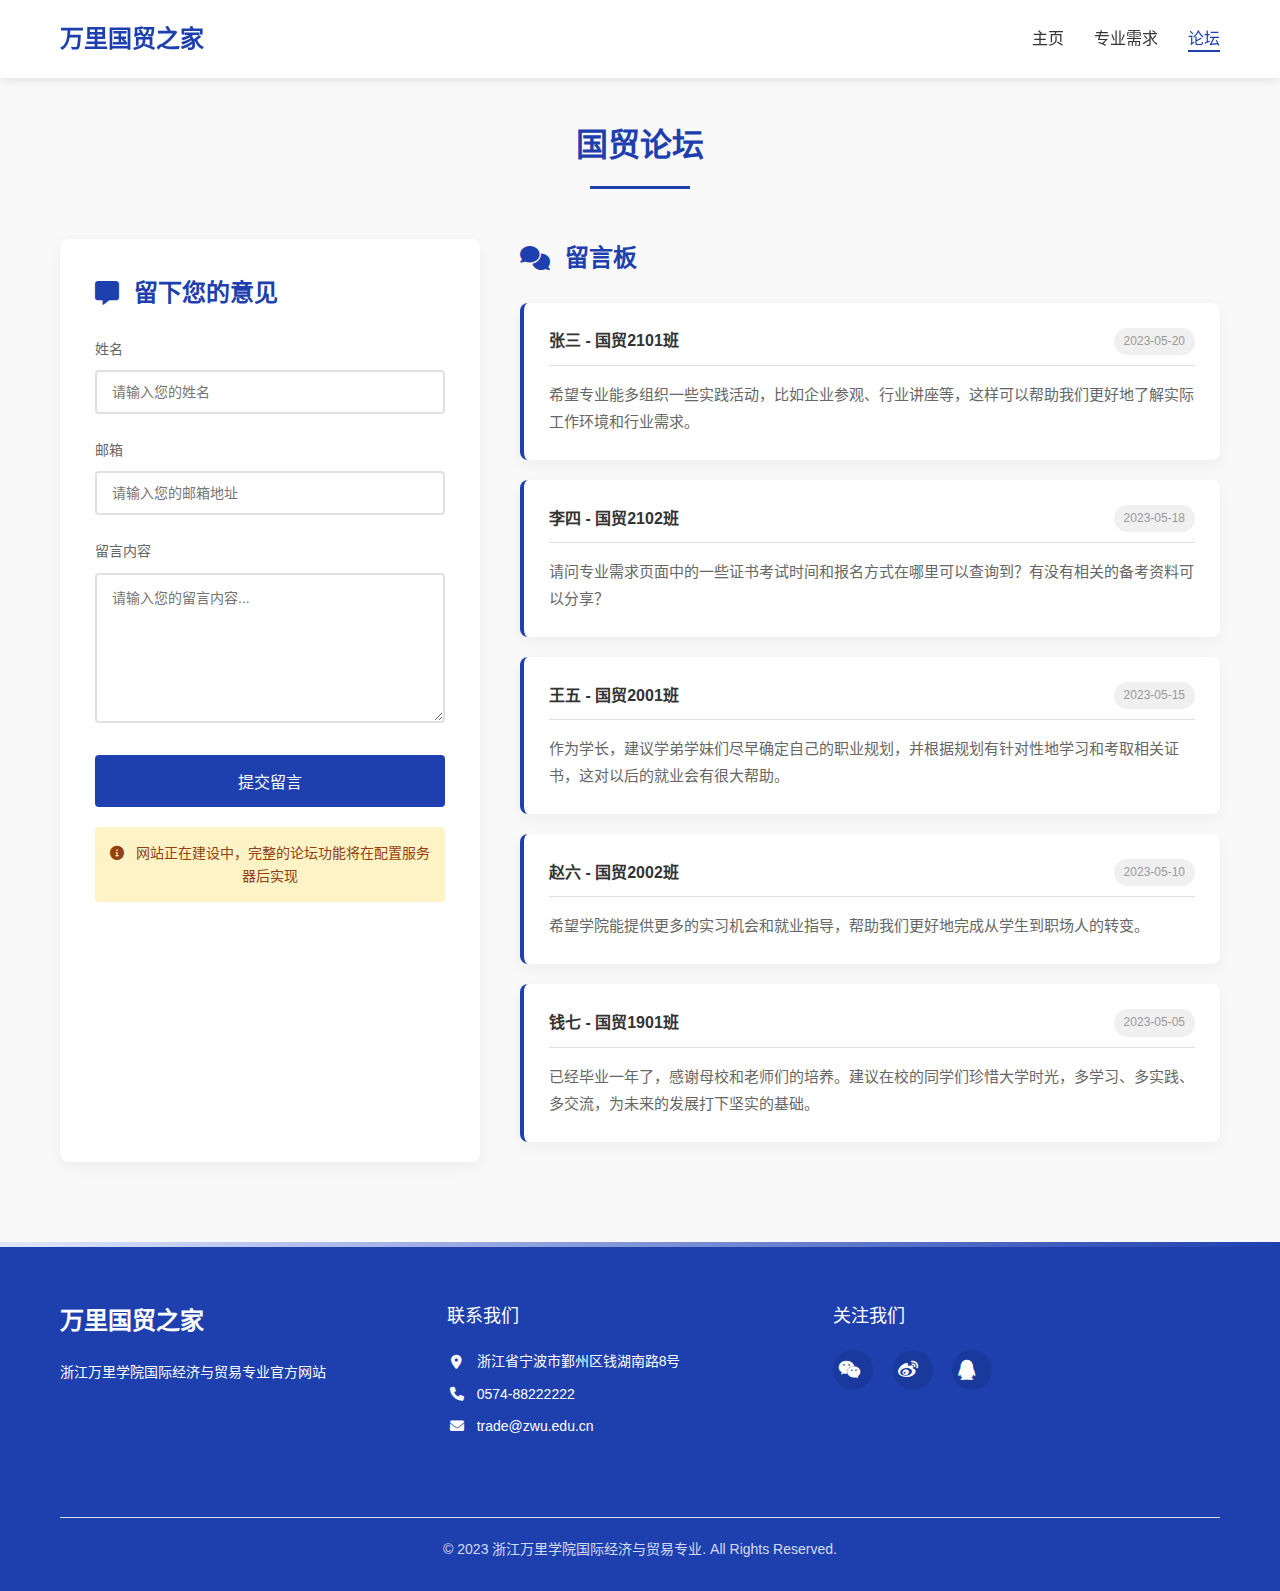
<file: forum.html>
<!DOCTYPE html>
<html lang="zh-CN">
<head>
    <meta charset="UTF-8">
    <meta name="viewport" content="width=device-width, initial-scale=1.0">
    <title>论坛 - 万里国贸之家</title>
    <link rel="stylesheet" href="css/style.css">
    <link rel="stylesheet" href="https://cdnjs.cloudflare.com/ajax/libs/font-awesome/6.0.0/css/all.min.css">
</head>
<body>
    <!-- 导航栏 -->
    <nav class="navbar">
        <div class="container">
            <div class="logo">
                <h1>万里国贸之家</h1>
            </div>
            <ul class="nav-links">
                <li><a href="index.html">主页</a></li>
                <li><a href="requirements.html">专业需求</a></li>
                <li><a href="forum.html" class="active">论坛</a></li>
            </ul>
            <div class="menu-toggle">
                <i class="fas fa-bars"></i>
            </div>
        </div>
    </nav>

    <!-- 论坛内容 -->
    <section class="forum-section">
        <div class="container">
            <div class="section-title">
                <h2>国贸论坛</h2>
                <div class="line"></div>
            </div>
            
            <div class="forum-content">
                <!-- 留言表单 -->
                <div class="forum-form">
                    <h3><i class="fas fa-comment-alt"></i> 留下您的意见</h3>
                    <form id="contact-form">
                        <div class="form-group">
                            <label for="name">姓名</label>
                            <input type="text" id="name" name="name" placeholder="请输入您的姓名">
                        </div>
                        <div class="form-group">
                            <label for="email">邮箱</label>
                            <input type="email" id="email" name="email" placeholder="请输入您的邮箱地址">
                        </div>
                        <div class="form-group">
                            <label for="message">留言内容</label>
                            <textarea id="message" name="message" placeholder="请输入您的留言内容..."></textarea>
                        </div>
                        <button type="submit" class="btn-submit">提交留言</button>
                        <div class="placeholder-notice">
                            <i class="fas fa-info-circle"></i> 网站正在建设中，完整的论坛功能将在配置服务器后实现
                        </div>
                    </form>
                </div>
                
                <!-- 留言展示 -->
                <div class="forum-messages">
                    <h3><i class="fas fa-comments"></i> 留言板</h3>
                    
                    <!-- 示例留言 -->
                    <div class="message-item">
                        <div class="message-header">
                            <span class="message-author">张三 - 国贸2101班</span>
                            <span class="message-date">2023-05-20</span>
                        </div>
                        <div class="message-content">
                            希望专业能多组织一些实践活动，比如企业参观、行业讲座等，这样可以帮助我们更好地了解实际工作环境和行业需求。
                        </div>
                    </div>
                    
                    <div class="message-item">
                        <div class="message-header">
                            <span class="message-author">李四 - 国贸2102班</span>
                            <span class="message-date">2023-05-18</span>
                        </div>
                        <div class="message-content">
                            请问专业需求页面中的一些证书考试时间和报名方式在哪里可以查询到？有没有相关的备考资料可以分享？
                        </div>
                    </div>
                    
                    <div class="message-item">
                        <div class="message-header">
                            <span class="message-author">王五 - 国贸2001班</span>
                            <span class="message-date">2023-05-15</span>
                        </div>
                        <div class="message-content">
                            作为学长，建议学弟学妹们尽早确定自己的职业规划，并根据规划有针对性地学习和考取相关证书，这对以后的就业会有很大帮助。
                        </div>
                    </div>
                    
                    <div class="message-item">
                        <div class="message-header">
                            <span class="message-author">赵六 - 国贸2002班</span>
                            <span class="message-date">2023-05-10</span>
                        </div>
                        <div class="message-content">
                            希望学院能提供更多的实习机会和就业指导，帮助我们更好地完成从学生到职场人的转变。
                        </div>
                    </div>
                    
                    <div class="message-item">
                        <div class="message-header">
                            <span class="message-author">钱七 - 国贸1901班</span>
                            <span class="message-date">2023-05-05</span>
                        </div>
                        <div class="message-content">
                            已经毕业一年了，感谢母校和老师们的培养。建议在校的同学们珍惜大学时光，多学习、多实践、多交流，为未来的发展打下坚实的基础。
                        </div>
                    </div>
                </div>
            </div>
        </div>
    </section>

    <!-- 页脚 -->
    <footer class="footer">
        <div class="container">
            <div class="footer-content">
                <div class="footer-info">
                    <h3>万里国贸之家</h3>
                    <p>浙江万里学院国际经济与贸易专业官方网站</p>
                </div>
                <div class="footer-contact">
                    <h4>联系我们</h4>
                    <p><i class="fas fa-map-marker-alt"></i> 浙江省宁波市鄞州区钱湖南路8号</p>
                    <p><i class="fas fa-phone"></i> 0574-88222222</p>
                    <p><i class="fas fa-envelope"></i> trade@zwu.edu.cn</p>
                </div>
                <div class="footer-social">
                    <h4>关注我们</h4>
                    <a href="#"><i class="fab fa-weixin"></i></a>
                    <a href="#"><i class="fab fa-weibo"></i></a>
                    <a href="#"><i class="fab fa-qq"></i></a>
                </div>
            </div>
            <div class="footer-bottom">
                <p>&copy; 2023 浙江万里学院国际经济与贸易专业. All Rights Reserved.</p>
            </div>
        </div>
    </footer>

    <script src="js/script.js"></script>
</body>
</html>
</file>
<file: css/style.css>
/* 万里国贸之家 - 完整CSS样式文件 */
/* 设计理念：保持统一的视觉风格，采用蓝色为主色调，体现专业性和国际化视野 */

/* ===== 全局样式重置与基础设置 ===== */

/* 统一小卡片样式 */
.unified-card { 
    background-color: var(--bg-primary);
    border-radius: var(--radius-md);
    box-shadow: var(--shadow-medium);
    padding: 20px;
    transition: var(--transition-base);
    border: 1px solid var(--border-color);
    display: flex;
    flex-direction: column;
    height: 100%;
}

.unified-card:hover {
    transform: translateY(-5px);
    box-shadow: var(--shadow-hover);
    border-color: var(--primary-color);
}

.unified-card h4 {
    font-size: 18px;
    color: var(--text-primary);
    margin-bottom: 15px;
    font-weight: 600;
    border-bottom: 2px solid var(--primary-light);
    padding-bottom: 10px;
}

.unified-card-grid {
    display: grid;
    grid-template-columns: repeat(auto-fill, minmax(280px, 1fr));
    gap: 20px;
    margin-top: 20px;
}

/* 核心课程横向网格布局 */
.courses-grid {
    display: flex;
    flex-wrap: nowrap;
    gap: 20px;
    overflow-x: auto;
    padding: 20px 0;
    scrollbar-width: thin;
    scrollbar-color: var(--primary-color) var(--bg-tertiary);
}

.courses-grid::-webkit-scrollbar {
    height: 6px;
}

.courses-grid::-webkit-scrollbar-track {
    background: var(--bg-tertiary);
    border-radius: 3px;
}

.courses-grid::-webkit-scrollbar-thumb {
    background: var(--primary-color);
    border-radius: 3px;
}

.courses-grid::-webkit-scrollbar-thumb:hover {
    background: var(--primary-dark);
}

/* 核心课程专用卡片样式 */
.course-category-card {
    min-width: 800px;
    background: linear-gradient(135deg, #f0f7ff 0%, #e0e7ff 100%);
    border-radius: 15px;
    padding: 25px;
    box-shadow: 0 8px 25px rgba(30, 64, 175, 0.1);
    border: 2px solid var(--primary-light);
    transition: all 0.4s ease;
    flex-shrink: 0;
}

.course-category-card:hover {
    transform: translateY(-8px);
    box-shadow: 0 15px 30px rgba(30, 64, 175, 0.2);
    border-color: var(--primary-color);
}

.course-category-card h4 {
    font-size: 22px;
    color: var(--primary-dark);
    margin-bottom: 20px;
    font-weight: 700;
    text-align: center;
    text-transform: uppercase;
    letter-spacing: 1px;
    background: var(--primary-light);
    padding: 12px 0;
    border-radius: 10px;
}

.course-items-container {
    display: flex;
    gap: 15px;
    flex-wrap: wrap;
    justify-content: center;
}

.course-item {
    background: white;
    border-radius: 12px;
    padding: 12px 20px;
    font-size: 15px;
    font-weight: 500;
    color: var(--primary-dark);
    box-shadow: 0 3px 10px rgba(0, 0, 0, 0.08);
    border-bottom: 3px solid var(--primary-color);
    transition: all 0.3s ease;
}

.course-item:hover {
    transform: scale(1.05);
    box-shadow: 0 5px 15px rgba(0, 0, 0, 0.12);
    border-bottom-color: var(--primary-light);
}

.info-card {
    background-color: var(--secondary-blue);
    border-radius: var(--radius-md);
    padding: 15px;
    margin-bottom: 10px;
    transition: var(--transition-base);
    border-left: 4px solid var(--primary-color);
}

/* 重要课程突出样式 */
.important-course {
    background-color: var(--secondary-amber);
    border-left: 4px solid #f59e0b;
    font-weight: 600;
    box-shadow: 0 2px 8px rgba(245, 158, 11, 0.2);
    position: relative;
}

.important-course::after {
    content: "重要课程";
    position: absolute;
    top: -8px;
    right: 10px;
    background-color: #f59e0b;
    color: white;
    font-size: 12px;
    padding: 2px 8px;
    border-radius: var(--radius-full);
    font-weight: normal;
}

.info-card:hover {
    transform: translateX(5px);
    box-shadow: var(--shadow-light);
}

.info-card a {
    color: var(--primary-color);
    text-decoration: none;
    font-weight: 500;
    display: block;
    width: 100%;
    height: 100%;
    transition: var(--transition-base);
}

.info-card a:hover {
    color: var(--primary-dark);
    text-decoration: underline;
}
* {
    margin: 0;
    padding: 0;
    box-sizing: border-box;
}

:root {
    /* 主色调 */
    --primary-color: #1e40af;
    --primary-dark: #1e3a8a;
    --primary-light: #e0e7ff;
    
    /* 辅助色 */
    --secondary-blue: #dbeafe;
    --secondary-amber: #fef3c7;
    --secondary-green: #dcfce7;
    --secondary-purple: #ede9fe;
    --secondary-orange: #fed7aa;
    --secondary-red: #fecaca;
    
    /* 文本颜色 */
    --text-primary: #333;
    --text-secondary: #666;
    --text-muted: #999;
    --text-light: #fff;
    
    /* 背景颜色 */
    --bg-primary: #fff;
    --bg-secondary: #f9f9f9;
    --bg-tertiary: #f0f0f0;
    
    /* 边框颜色 */
    --border-color: #e0e0e0;
    
    /* 阴影效果 */
    --shadow-light: 0 2px 10px rgba(0, 0, 0, 0.1);
    --shadow-medium: 0 5px 15px rgba(0, 0, 0, 0.05);
    --shadow-hover: 0 10px 25px rgba(0, 0, 0, 0.1);
    
    /* 过渡动画 */
    --transition-base: all 0.3s ease;
    
    /* 圆角 */
    --radius-sm: 4px;
    --radius-md: 8px;
    --radius-lg: 10px;
    --radius-full: 9999px;
}

body {
    font-family: 'Microsoft YaHei', 'PingFang SC', 'Hiragino Sans GB', sans-serif;
    line-height: 1.6;
    color: var(--text-primary);
    background-color: var(--bg-secondary);
    overflow-x: hidden;
}

/* ===== 通用组件样式 ===== */
/* 容器样式 */
.container {
    width: 100%;
    max-width: 1200px;
    margin: 0 auto;
    padding: 0 20px;
}

/* 通用区块标题样式 */
.section-title {
    text-align: center;
    margin-bottom: 50px;
    position: relative;
}

.section-title h2 {
    font-size: 32px;
    color: var(--primary-color);
    margin-bottom: 15px;
    position: relative;
    display: inline-block;
}

.section-title .line {
    width: 100px;
    height: 3px;
    background-color: var(--primary-color);
    margin: 0 auto;
    transition: width var(--transition-base);
}

.section-title:hover .line {
    width: 150px;
}

/* 按钮样式 */
.btn {
    display: inline-block;
    padding: 12px 24px;
    border: none;
    border-radius: var(--radius-sm);
    font-size: 16px;
    font-weight: 500;
    text-align: center;
    text-decoration: none;
    cursor: pointer;
    transition: var(--transition-base);
    outline: none;
}

.btn-primary {
    background-color: var(--primary-color);
    color: var(--text-light);
}

.btn-primary:hover {
    background-color: var(--primary-dark);
    transform: translateY(-2px);
    box-shadow: var(--shadow-medium);
}

/* 卡片通用样式 */
.card {
    background-color: var(--bg-primary);
    border-radius: var(--radius-md);
    box-shadow: var(--shadow-medium);
    transition: var(--transition-base);
    overflow: hidden;
}

.card:hover {
    transform: translateY(-5px);
    box-shadow: var(--shadow-hover);
}

/* ===== 导航栏样式 ===== */
.navbar {
    background-color: var(--bg-primary);
    box-shadow: var(--shadow-light);
    position: fixed;
    top: 0;
    left: 0;
    right: 0;
    z-index: 1000;
    transition: var(--transition-base);
}

.navbar .container {
    display: flex;
    justify-content: space-between;
    align-items: center;
    padding: 20px;
}

.logo h1 {
    font-size: 24px;
    color: var(--primary-color);
    font-weight: 600;
    margin: 0;
}

.nav-links {
    display: flex;
    list-style: none;
}

.nav-links li {
    margin-left: 30px;
}

.nav-links a {
    text-decoration: none;
    color: var(--text-primary);
    font-size: 16px;
    font-weight: 500;
    transition: var(--transition-base);
    position: relative;
    padding: 5px 0;
}

.nav-links a:hover,
.nav-links a.active {
    color: var(--primary-color);
}

.nav-links a.active::after,
.nav-links a:hover::after {
    content: '';
    position: absolute;
    bottom: 0;
    left: 0;
    width: 100%;
    height: 2px;
    background-color: var(--primary-color);
}

.menu-toggle {
    display: none;
    font-size: 24px;
    cursor: pointer;
    color: var(--primary-color);
    background: none;
    border: none;
    outline: none;
}

/* ===== Banner区域样式 ===== */
.banner {
    background: url('../images/主页背景.jpg');
    background-size: cover;
    background-position: center;
    background-attachment: fixed;
    height: 100vh;
    display: flex;
    align-items: center;
    justify-content: center;
    color: var(--text-light);
    text-align: center;
    margin-top: 70px;
    position: relative;
    overflow: hidden;
}

.banner::before {
    content: '';
    position: absolute;
    top: 0;
    left: 0;
    width: 100%;
    height: 100%;
    background-color: rgba(0, 0, 0, 0.3);
    z-index: 1;
}

/* Banner文字已隐藏，如需显示可修改以下样式 */
.banner-content {
    display: none;
    position: relative;
    z-index: 2;
    max-width: 800px;
    padding: 20px;
    animation: fadeInUp 1s ease-out;
}

/* ===== 微信二维码弹窗样式 ===== */
.qr-code-modal {
    display: none;
    position: fixed;
    top: 0;
    left: 0;
    width: 100%;
    height: 100%;
    background-color: rgba(0, 0, 0, 0.7);
    z-index: 2000;
    justify-content: center;
    align-items: center;
    animation: fadeIn 0.3s ease-out;
}

.qr-code-content {
    background-color: var(--bg-primary);
    padding: 30px;
    border-radius: var(--radius-lg);
    text-align: center;
    position: relative;
    animation: slideInUp 0.4s ease-out;
    max-width: 90%;
    width: 350px;
}

.close-qr {
    position: absolute;
    top: 10px;
    right: 10px;
    font-size: 24px;
    cursor: pointer;
    color: var(--text-secondary);
    transition: var(--transition-base);
    width: 30px;
    height: 30px;
    display: flex;
    align-items: center;
    justify-content: center;
    border-radius: 50%;
}

.close-qr:hover {
    background-color: var(--bg-tertiary);
    color: var(--text-primary);
}

.qr-code-image {
    max-width: 100%;
    height: auto;
    border-radius: var(--radius-md);
    box-shadow: var(--shadow-light);
}

/* ===== 页脚样式 ===== */
.footer {
    background-color: var(--primary-color);
    color: var(--text-light);
    padding: 60px 0 30px;
    position: relative;
    overflow: hidden;
}

.footer::before {
    content: '';
    position: absolute;
    top: 0;
    left: 0;
    width: 100%;
    height: 5px;
    background: linear-gradient(90deg, var(--primary-light), var(--primary-color));
}

.footer-content {
    display: flex;
    justify-content: space-between;
    flex-wrap: wrap;
    margin-bottom: 40px;
    position: relative;
    z-index: 2;
}

.footer-info,
.footer-contact,
.footer-social {
    flex: 1;
    min-width: 200px;
    margin-bottom: 30px;
}

.footer-info h3 {
    font-size: 24px;
    margin-bottom: 20px;
    font-weight: 600;
    color: var(--text-color);
}

.footer-info p {
    font-size: 14px;
    color: var(--text-color);
    line-height: 1.8;
}

.footer-contact h4,
.footer-social h4 {
    font-size: 18px;
    margin-bottom: 20px;
    font-weight: 500;
    color: var(--text-color);
}

.footer-contact p {
    font-size: 14px;
    margin-bottom: 10px;
    color: var(--text-color);
    display: flex;
    align-items: center;
}

.footer-contact i,
.footer-social i {
    margin-right: 10px;
    width: 20px;
    text-align: center;
}

.footer-social a {
    color: var(--text-color);
    font-size: 20px;
    margin-right: 15px;
    transition: var(--transition-base);
    display: inline-block;
    width: 40px;
    height: 40px;
    line-height: 40px;
    text-align: center;
    border-radius: 50%;
    background-color: rgba(0, 0, 0, 0.1);
}

.footer-social a:hover {
    background-color: rgba(0, 0, 0, 0.2);
    transform: translateY(-3px);
}

.footer-bottom {
    text-align: center;
    padding-top: 20px;
    border-top: 1px solid var(--border-color);
    position: relative;
    z-index: 2;
}

.footer-bottom p {
    font-size: 14px;
    color: var(--text-color);
    opacity: 0.8;
    margin: 0;
}

/* ===== 回到顶部按钮 ===== */
.back-to-top {
    position: fixed;
    bottom: 30px;
    right: 30px;
    width: 50px;
    height: 50px;
    border-radius: 50%;
    background-color: var(--primary-color);
    color: white;
    border: none;
    font-size: 20px;
    cursor: pointer;
    z-index: 999;
    box-shadow: var(--shadow-light);
    transition: var(--transition-base);
    display: flex;
    align-items: center;
    justify-content: center;
    opacity: 0;
    visibility: hidden;
}

.back-to-top.visible {
    opacity: 1;
    visibility: visible;
}

.back-to-top:hover {
    background-color: var(--primary-dark);
    transform: translateY(-3px);
    box-shadow: var(--shadow-medium);
}

/* ===== 主页特定样式 ===== */
/* 专业简介样式 */
.about-section {
    padding: 80px 0;
    background-color: var(--bg-primary);
    position: relative;
}

.about-content {
    display: flex;
    align-items: center;
    justify-content: space-between;
    flex-wrap: wrap;
}

.about-text {
    flex: 1;
    min-width: 300px;
    margin-right: 40px;
}

.about-text p {
    font-size: 16px;
    line-height: 1.8;
    margin-bottom: 20px;
    color: var(--text-secondary);
}

.about-image {
    flex: 1;
    min-width: 300px;
    position: relative;
}

.about-image img {
    width: 100%;
    height: auto;
    border-radius: var(--radius-md);
    box-shadow: var(--shadow-medium);
    transition: var(--transition-base);
}

.about-image:hover img {
    transform: scale(1.02);
}

.about-image::before {
    content: '';
    position: absolute;
    bottom: -15px;
    right: -15px;
    width: 100%;
    height: 100%;
    border-radius: var(--radius-md);
    background-color: var(--primary-light);
    z-index: -1;
}

/* 培养目标样式 */
.objectives-section {
    padding: 80px 0;
    background-color: var(--bg-secondary);
    position: relative;
}

.objectives-grid {
    display: grid;
    grid-template-columns: repeat(auto-fit, minmax(250px, 1fr));
    gap: 30px;
}

.objective-item {
    background-color: var(--bg-primary);
    padding: 30px;
    border-radius: var(--radius-md);
    text-align: center;
    box-shadow: var(--shadow-medium);
    transition: var(--transition-base);
    position: relative;
    overflow: hidden;
}

.objective-item:hover {
    transform: translateY(-10px);
    box-shadow: var(--shadow-hover);
}

.objective-item::before {
    content: '';
    position: absolute;
    top: 0;
    left: 0;
    width: 5px;
    height: 100%;
    background-color: var(--primary-color);
}

.objective-item .icon {
    font-size: 48px;
    color: var(--primary-color);
    margin-bottom: 20px;
    transition: var(--transition-base);
}

.objective-item:hover .icon {
    transform: scale(1.1) rotate(5deg);
}

.objective-item h3 {
    font-size: 20px;
    margin-bottom: 15px;
    color: var(--text-primary);
    font-weight: 600;
}

.objective-item p {
    font-size: 14px;
    color: var(--text-secondary);
    line-height: 1.7;
}

/* 班级简介样式 */
.classes-section {
    padding: 80px 0;
    background-color: var(--bg-primary);
}

.classes-grid {
    display: grid;
    grid-template-columns: repeat(auto-fit, minmax(350px, 1fr));
    gap: 40px;
}

.class-item {
    display: flex;
    flex-direction: column;
    background-color: var(--bg-secondary);
    border-radius: var(--radius-md);
    overflow: hidden;
    box-shadow: var(--shadow-medium);
    transition: var(--transition-base);
}

.class-item:hover {
    transform: translateY(-5px);
    box-shadow: var(--shadow-hover);
}

.class-image {
    position: relative;
    overflow: hidden;
    height: 200px;
}

.class-image img {
    width: 100%;
    height: 100%;
    object-fit: cover;
    transition: transform 0.5s ease;
}

.class-item:hover .class-image img {
    transform: scale(1.05);
}

.class-info {
    padding: 25px;
}

.class-info h3 {
    font-size: 20px;
    margin-bottom: 15px;
    color: var(--primary-color);
    font-weight: 600;
}

.class-info p {
    font-size: 14px;
    color: var(--text-secondary);
    line-height: 1.7;
}

/* 校园新闻样式 */
.news-section {
    padding: 80px 0;
    background-color: var(--bg-secondary);
}

.news-grid {
    display: grid;
    grid-template-columns: repeat(auto-fit, minmax(300px, 1fr));
    gap: 30px;
}

.news-item {
    background-color: var(--bg-primary);
    padding: 25px;
    border-radius: var(--radius-md);
    box-shadow: var(--shadow-medium);
    transition: var(--transition-base);
    position: relative;
    overflow: hidden;
}

.news-item:hover {
    transform: translateY(-5px);
    box-shadow: var(--shadow-hover);
}

.news-date {
    font-size: 14px;
    color: var(--primary-color);
    margin-bottom: 12px;
    font-weight: 500;
    display: inline-block;
    background-color: var(--primary-light);
    padding: 5px 12px;
    border-radius: var(--radius-full);
}

.news-item h3 {
    font-size: 18px;
    margin-bottom: 12px;
    color: var(--text-primary);
    font-weight: 600;
    line-height: 1.4;
}

.news-item p {
    font-size: 14px;
    color: var(--text-secondary);
    line-height: 1.7;
}

/* ===== 专业需求页面特定样式 ===== */
.requirements-section {
    padding: 120px 0 80px;
}

.requirements-content {
    background-color: var(--bg-primary);
    border-radius: var(--radius-md);
    box-shadow: var(--shadow-medium);
    padding: 40px;
}

.requirement-category {
    margin-bottom: 50px;
    padding-bottom: 30px;
    border-bottom: 1px solid var(--border-color);
}

.requirement-category:last-child {
    margin-bottom: 0;
    padding-bottom: 0;
    border-bottom: none;
}

.requirement-category h3 {
    font-size: 24px;
    color: var(--primary-color);
    margin-bottom: 25px;
    padding-bottom: 15px;
    border-bottom: 2px solid var(--primary-light);
    display: flex;
    align-items: center;
    font-weight: 600;
}

.requirement-category h3 i {
    margin-right: 15px;
    font-size: 28px;
}

/* 课程分类样式 */
.course-category {
    margin-bottom: 35px;
}

.course-category h4 {
    font-size: 18px;
    color: var(--text-primary);
    margin-bottom: 20px;
    font-weight: 600;
}

.course-tags,
.activity-tags,
.certification-tags,
.tool-tags,
.career-tags,
.city-tags,
.platform-tags {
    display: flex;
    flex-wrap: wrap;
    gap: 12px;
    margin-bottom: 25px;
}

.course-tags span {
    background-color: var(--primary-light);
    color: var(--primary-color);
    padding: 10px 18px;
    border-radius: var(--radius-full);
    font-size: 14px;
    font-weight: 500;
    transition: var(--transition-base);
    cursor: pointer;
    position: relative;
    overflow: hidden;
    z-index: 1;
}

.course-tags span:hover {
    background-color: var(--primary-color);
    color: var(--text-light);
    transform: translateY(-3px);
    box-shadow: var(--shadow-medium);
}

/* 信息渠道样式 */
.info-channels {
    margin-top: 25px;
}

.channel-grid {
    display: grid;
    grid-template-columns: repeat(auto-fit, minmax(250px, 1fr));
    gap: 25px;
}

.channel-item {
    background-color: var(--bg-secondary);
    padding: 30px;
    border-radius: var(--radius-md);
    text-align: center;
    transition: var(--transition-base);
    border: 1px solid var(--border-color);
}

.channel-item:hover {
    transform: translateY(-5px);
    box-shadow: var(--shadow-hover);
    border-color: var(--primary-color);
}

.channel-item i {
    font-size: 40px;
    color: var(--primary-color);
    margin-bottom: 20px;
    transition: var(--transition-base);
}

.channel-item:hover i {
    transform: scale(1.1) rotate(10deg);
}

.channel-item h4 {
    font-size: 18px;
    margin-bottom: 12px;
    color: var(--text-primary);
    font-weight: 600;
}

.channel-item p {
    font-size: 14px;
    color: var(--text-secondary);
    line-height: 1.7;
}

.channel-links {
    list-style: none;
    padding: 0;
    margin: 0;
}

.channel-links li {
    margin-bottom: 10px;
}

.channel-links a {
    color: var(--primary-color);
    text-decoration: none;
    transition: var(--transition-base);
    font-size: 14px;
}

.channel-links a:hover {
    color: var(--primary-dark);
    text-decoration: underline;
}

/* 活动和竞赛样式 */
.activities-section,
.competitions-section,
.certification-section,
.skills-section,
.career-section {
    margin-bottom: 40px;
}

.activities-section h4,
.competitions-section h4,
.certification-section h4,
.skills-section h4,
.career-section h4 {
    font-size: 18px;
    color: var(--text-primary);
    margin-bottom: 20px;
    font-weight: 600;
    display: flex;
    align-items: center;
}

.activities-section h4 i,
.competitions-section h4 i,
.certification-section h4 i,
.skills-section h4 i,
.career-section h4 i {
    margin-right: 10px;
    color: var(--primary-color);
}

.activity-tags span {
    background-color: var(--secondary-blue);
    color: #1e3a8a;
    padding: 10px 18px;
    border-radius: var(--radius-full);
    font-size: 14px;
    font-weight: 500;
    transition: var(--transition-base);
    cursor: pointer;
    display: inline-block;
}

.activity-tags span:hover {
    background-color: #1e3a8a;
    color: var(--text-light);
    transform: translateY(-3px);
    box-shadow: var(--shadow-medium);
}

.activity-tags a,
.certification-tags a,
.tool-tags a,
.platform-tags a {
    color: inherit;
    text-decoration: none;
    display: inline-block;
    width: 100%;
    height: 100%;
}

/* 竞赛样式 */
.competition-item {
    background-color: var(--secondary-blue);
    padding: 20px;
    border-radius: var(--radius-md);
    transition: var(--transition-base);
    margin-bottom: 15px;
    border-left: 4px solid #0284c7;
}

.competition-item:hover {
    transform: translateY(-5px);
    box-shadow: var(--shadow-hover);
}

.competition-item h5 {
    font-size: 16px;
    margin-bottom: 10px;
    color: #0284c7;
    font-weight: 600;
}

.competition-item h5 a {
    color: inherit;
    text-decoration: none;
    transition: var(--transition-base);
}

.competition-item h5 a:hover {
    color: var(--primary-dark);
    text-decoration: underline;
}

.competition-item p {
    font-size: 14px;
    color: var(--text-secondary);
    line-height: 1.6;
    margin-bottom: 0;
}

/* 考证样式 */
.certification-tags span {
    background-color: var(--secondary-amber);
    color: #92400e;
    padding: 10px 18px;
    border-radius: var(--radius-full);
    font-size: 14px;
    font-weight: 500;
    transition: var(--transition-base);
    cursor: pointer;
}

.certification-tags span:hover {
    background-color: #92400e;
    color: var(--text-light);
    transform: translateY(-3px);
    box-shadow: var(--shadow-medium);
}

/* 专业技能样式 */
.tool-tags span {
    background-color: var(--secondary-green);
    color: #166534;
    padding: 10px 18px;
    border-radius: var(--radius-full);
    font-size: 14px;
    font-weight: 500;
    transition: var(--transition-base);
    cursor: pointer;
}

.tool-tags span:hover {
    background-color: #166534;
    color: var(--text-light);
    transform: translateY(-3px);
    box-shadow: var(--shadow-medium);
}

/* 就业与发展样式 */
.career-tags span {
    background-color: var(--secondary-purple);
    color: #5b21b6;
    padding: 10px 18px;
    border-radius: var(--radius-full);
    font-size: 14px;
    font-weight: 500;
    transition: var(--transition-base);
    cursor: pointer;
}

.career-tags span:hover {
    background-color: #5b21b6;
    color: var(--text-light);
    transform: translateY(-3px);
    box-shadow: var(--shadow-medium);
}

.city-tags span {
    background-color: var(--secondary-orange);
    color: #c2410c;
    padding: 10px 18px;
    border-radius: var(--radius-full);
    font-size: 14px;
    font-weight: 500;
    transition: var(--transition-base);
    cursor: pointer;
}

.city-tags span:hover {
    background-color: #c2410c;
    color: var(--text-light);
    transform: translateY(-3px);
    box-shadow: var(--shadow-medium);
}

.platform-tags span {
    background-color: var(--secondary-red);
    color: #b91c1c;
    padding: 10px 18px;
    border-radius: var(--radius-full);
    font-size: 14px;
    font-weight: 500;
    transition: var(--transition-base);
    cursor: pointer;
}

.platform-tags span:hover {
    background-color: #b91c1c;
    color: var(--text-light);
    transform: translateY(-3px);
    box-shadow: var(--shadow-medium);
}

/* ===== 论坛页面特定样式 ===== */
.forum-section {
    padding: 120px 0 80px;
}

.forum-content {
    display: flex;
    flex-wrap: wrap;
    gap: 40px;
}

.forum-form {
    flex: 1;
    min-width: 300px;
    background-color: var(--bg-primary);
    border-radius: var(--radius-md);
    padding: 35px;
    box-shadow: var(--shadow-medium);
}

.forum-form h3 {
    font-size: 24px;
    color: var(--primary-color);
    margin-bottom: 25px;
    font-weight: 600;
    display: flex;
    align-items: center;
}

.forum-form h3 i {
    margin-right: 15px;
}

.form-group {
    margin-bottom: 25px;
}

.form-group label {
    display: block;
    font-size: 14px;
    color: var(--text-secondary);
    margin-bottom: 10px;
    font-weight: 500;
}

.form-group input,
.form-group textarea {
    width: 100%;
    padding: 12px 15px;
    border: 2px solid var(--border-color);
    border-radius: var(--radius-sm);
    font-size: 14px;
    transition: var(--transition-base);
    outline: none;
    font-family: inherit;
}

.form-group input:focus,
.form-group textarea:focus {
    border-color: var(--primary-color);
    box-shadow: 0 0 0 3px rgba(30, 64, 175, 0.1);
}

.form-group textarea {
    resize: vertical;
    min-height: 150px;
    line-height: 1.6;
}

.btn-submit {
    background-color: var(--primary-color);
    color: var(--text-light);
    border: none;
    padding: 14px 30px;
    border-radius: var(--radius-sm);
    font-size: 16px;
    font-weight: 500;
    cursor: pointer;
    transition: var(--transition-base);
    width: 100%;
}

.btn-submit:hover {
    background-color: var(--primary-dark);
    transform: translateY(-2px);
    box-shadow: var(--shadow-medium);
}

.placeholder-notice {
    background-color: var(--secondary-amber);
    color: #92400e;
    padding: 15px;
    border-radius: var(--radius-sm);
    margin-top: 20px;
    font-size: 14px;
    text-align: center;
    font-weight: 500;
}

.placeholder-notice i {
    margin-right: 8px;
}

.forum-messages {
    flex: 2;
    min-width: 300px;
}

.forum-messages h3 {
    font-size: 24px;
    color: var(--primary-color);
    margin-bottom: 25px;
    font-weight: 600;
    display: flex;
    align-items: center;
}

.forum-messages h3 i {
    margin-right: 15px;
}

.message-item {
    background-color: var(--bg-primary);
    border-radius: var(--radius-md);
    padding: 25px;
    margin-bottom: 20px;
    box-shadow: var(--shadow-medium);
    transition: var(--transition-base);
    position: relative;
    overflow: hidden;
    border-left: 4px solid var(--primary-color);
}

.message-item:hover {
    transform: translateX(5px);
    box-shadow: var(--shadow-hover);
}

.message-header {
    display: flex;
    justify-content: space-between;
    align-items: center;
    margin-bottom: 15px;
    padding-bottom: 10px;
    border-bottom: 1px solid var(--border-color);
}

.message-author {
    font-weight: 600;
    color: var(--text-primary);
    font-size: 16px;
}

.message-date {
    font-size: 12px;
    color: var(--text-muted);
    background-color: var(--bg-tertiary);
    padding: 4px 10px;
    border-radius: var(--radius-full);
}

.message-content {
    font-size: 15px;
    color: var(--text-secondary);
    line-height: 1.8;
}

/* ===== 响应式设计 ===== */
@media (max-width: 1200px) {
    .container {
        padding: 0 15px;
    }
    
    .logo h1 {
        font-size: 22px;
    }
    
    .nav-links li {
        margin-left: 25px;
    }
    
    .nav-links a {
        font-size: 15px;
    }
}

@media (max-width: 992px) {
    .about-content {
        flex-direction: column;
    }
    
    .about-text {
        margin-right: 0;
        margin-bottom: 30px;
    }
    
    .channel-grid,
    .competition-grid {
        grid-template-columns: repeat(auto-fit, minmax(200px, 1fr));
    }
    
    .forum-content {
        gap: 30px;
    }
    
    .unified-card-grid {
        grid-template-columns: repeat(auto-fit, minmax(250px, 1fr));
        gap: 15px;
    }
}

@media (max-width: 768px) {
    /* 移动端导航栏优化 */
    .navbar .container {
        padding: 12px 20px;
    }
    
    .menu-toggle {
        display: block;
        font-size: 28px;
        padding: 8px;
        border-radius: 6px;
        transition: all 0.3s ease;
    }
    
    .menu-toggle:hover {
        background-color: var(--bg-secondary);
        transform: scale(1.1);
    }
    
    .menu-toggle.active {
        transform: rotate(90deg);
    }
    
    .nav-links {
        position: fixed;
        top: 70px;
        left: 0;
        right: 0;
        background-color: var(--bg-primary);
        flex-direction: column;
        align-items: center;
        padding: 25px 20px;
        box-shadow: 0 8px 25px rgba(0, 0, 0, 0.15);
        transform: translateY(-100%);
        opacity: 0;
        visibility: hidden;
        transition: all 0.4s cubic-bezier(0.4, 0, 0.2, 1);
        border-top: 2px solid var(--primary-light);
        z-index: 999;
    }
    
    .nav-links.active {
        transform: translateY(0);
        opacity: 1;
        visibility: visible;
    }
    
    .nav-links li {
        margin: 8px 0;
        width: 100%;
        text-align: center;
    }
    
    .nav-links a {
        display: block;
        padding: 15px 20px;
        border-radius: 8px;
        font-size: 16px;
        font-weight: 500;
        transition: all 0.3s ease;
        width: 100%;
    }
    
    .nav-links a:hover {
        background-color: var(--primary-light);
        color: var(--primary-color);
        transform: translateX(5px);
    }
    
    .nav-links a.active {
        background-color: var(--primary-color);
        color: white;
    }
    
    /* 移动端Banner优化 */
    .banner {
        height: 50vh;
        background-attachment: scroll;
        background-position: center center;
        background-size: cover;
    }
    
    .banner-content {
        display: block;
        padding: 20px;
    }
    
    .banner-content h2 {
        font-size: 24px;
        margin-bottom: 10px;
    }
    
    .banner-content h3 {
        font-size: 20px;
        margin-bottom: 15px;
    }
    
    .banner-content p {
        font-size: 16px;
        line-height: 1.6;
    }
    
    /* 移动端标题优化 */
    .section-title {
        margin-bottom: 40px;
    }
    
    .section-title h2 {
        font-size: 26px;
        line-height: 1.3;
    }
    
    .section-title .line {
        width: 80px;
        height: 3px;
    }
    
    /* 移动端卡片布局优化 */
    .unified-card-grid {
        grid-template-columns: 1fr;
        gap: 20px;
        margin-top: 30px;
    }
    
    .unified-card {
        padding: 20px;
        margin-bottom: 15px;
    }
    
    .unified-card h4 {
        font-size: 16px;
        margin-bottom: 12px;
        padding-bottom: 8px;
    }
    
    .info-card {
        padding: 12px 15px;
        margin-bottom: 8px;
        font-size: 14px;
    }
    
    /* 移动端页脚优化 */
    .footer {
        padding: 40px 0 20px;
    }
    
    .footer-content {
        flex-direction: column;
        text-align: center;
    }
    
    .footer-info,
    .footer-contact,
    .footer-social {
        margin-bottom: 25px;
        width: 100%;
    }
    
    .footer-info h3 {
        font-size: 20px;
        margin-bottom: 15px;
    }
    
    .footer-contact h4,
    .footer-social h4 {
        font-size: 16px;
        margin-bottom: 15px;
    }
    
    .footer-contact p {
        font-size: 14px;
        margin-bottom: 8px;
        justify-content: center;
    }
    
    .footer-social a {
        width: 45px;
        height: 45px;
        line-height: 45px;
        font-size: 18px;
        margin: 0 10px;
    }
    
    /* 移动端课程标签优化 */
    .course-tags,
    .activity-tags,
    .certification-tags,
    .tool-tags,
    .career-tags,
    .city-tags,
    .platform-tags {
        justify-content: center;
        gap: 8px;
        margin-bottom: 20px;
    }
    
    .course-tags span,
    .activity-tags span,
    .certification-tags span,
    .tool-tags span,
    .career-tags span,
    .city-tags span,
    .platform-tags span {
        padding: 8px 12px;
        font-size: 12px;
        border-radius: 15px;
    }
    
    /* 移动端内容区域优化 */
    .requirements-content {
        padding: 20px;
        margin: 0 10px;
    }
    
    .requirement-category {
        margin-bottom: 30px;
        padding-bottom: 20px;
    }
    
    .requirement-category h3 {
        font-size: 20px;
        margin-bottom: 20px;
        padding-bottom: 10px;
    }
    
    .requirement-category h3 i {
        font-size: 22px;
        margin-right: 10px;
    }
    
    /* 移动端论坛优化 */
    .forum-form,
    .forum-messages {
        flex: none;
        width: 100%;
    }
    
    .message-header {
        flex-direction: column;
        align-items: flex-start;
        gap: 8px;
    }
    
    .message-item {
        padding: 20px;
        margin-bottom: 15px;
    }
    
    .message-content {
        font-size: 14px;
        line-height: 1.6;
    }
    
    /* 移动端培养目标优化 */
    .objectives-grid {
        grid-template-columns: 1fr;
        gap: 20px;
    }
    
    .objective-item {
        padding: 25px 20px;
    }
    
    .objective-item .icon {
        font-size: 40px;
        margin-bottom: 15px;
    }
    
    .objective-item h3 {
        font-size: 18px;
        margin-bottom: 12px;
    }
    
    .objective-item p {
        font-size: 14px;
        line-height: 1.6;
    }
    
    /* 移动端新闻优化 */
    .news-grid {
        grid-template-columns: 1fr;
        gap: 20px;
    }
    
    .news-item {
        padding: 20px;
    }
    
    .news-item h3 {
        font-size: 16px;
        line-height: 1.4;
        margin-bottom: 10px;
    }
    
    .news-item p {
        font-size: 14px;
        line-height: 1.6;
    }
    
    .news-date {
        font-size: 12px;
        padding: 4px 10px;
        margin-bottom: 10px;
    }
}

@media (max-width: 576px) {
    /* 超小屏幕优化 */
    .navbar .container {
        padding: 10px 15px;
    }
    
    .logo h1 {
        font-size: 18px;
    }
    
    .menu-toggle {
        font-size: 24px;
        padding: 6px;
    }
    
    .nav-links {
        top: 65px;
        padding: 20px 15px;
    }
    
    .nav-links a {
        padding: 12px 15px;
        font-size: 15px;
    }
    
    .banner {
        height: 45vh;
        margin-top: 65px;
    }
    
    .banner-content h2 {
        font-size: 20px;
    }
    
    .banner-content h3 {
        font-size: 18px;
    }
    
    .banner-content p {
        font-size: 14px;
    }
    
    .section-title {
        margin-bottom: 30px;
    }
    
    .section-title h2 {
        font-size: 22px;
    }
    
    .section-title .line {
        width: 60px;
        height: 2px;
    }
    
    .about-section,
    .objectives-section,
    .classes-section,
    .news-section {
        padding: 50px 0;
    }
    
    .requirements-section,
    .forum-section {
        padding: 80px 0 50px;
    }
    
    .unified-card {
        padding: 15px;
    }
    
    .unified-card h4 {
        font-size: 15px;
    }
    
    .info-card {
        padding: 10px 12px;
        font-size: 13px;
    }
    
    .requirements-content {
        padding: 15px;
        margin: 0 5px;
    }
    
    .requirement-category h3 {
        font-size: 18px;
    }
    
    .requirement-category h3 i {
        font-size: 20px;
    }
    
    .objective-item {
        padding: 20px 15px;
    }
    
    .objective-item .icon {
        font-size: 36px;
    }
    
    .objective-item h3 {
        font-size: 16px;
    }
    
    .objective-item p {
        font-size: 13px;
    }
    
    .news-item {
        padding: 15px;
    }
    
    .news-item h3 {
        font-size: 15px;
    }
    
    .news-item p {
        font-size: 13px;
    }
    
    .footer {
        padding: 30px 0 15px;
    }
    
    .footer-info h3 {
        font-size: 18px;
    }
    
    .footer-contact h4,
    .footer-social h4 {
        font-size: 15px;
    }
    
    .footer-contact p {
        font-size: 13px;
    }
    
    .footer-social a {
        width: 40px;
        height: 40px;
        line-height: 40px;
        font-size: 16px;
        margin: 0 8px;
    }
}

/* 移动端专用样式 */
@media (max-width: 768px) {
    /* 触摸友好的按钮 */
    .btn, .btn-primary, .btn-submit, .btn-secondary {
        min-height: 44px;
        padding: 12px 20px;
        font-size: 16px;
        border-radius: 8px;
    }
    
    /* 触摸友好的输入框 */
    .form-group input,
    .form-group textarea {
        min-height: 44px;
        font-size: 16px;
        padding: 12px 15px;
    }
    
    /* 移动端滚动优化 */
    .courses-grid {
        -webkit-overflow-scrolling: touch;
        scrollbar-width: none;
        -ms-overflow-style: none;
    }
    
    .courses-grid::-webkit-scrollbar {
        display: none;
    }
    
    /* 移动端卡片阴影优化 */
    .unified-card,
    .info-card,
    .news-item,
    .objective-item {
        box-shadow: 0 2px 8px rgba(0, 0, 0, 0.1);
    }
    
    .unified-card:hover,
    .info-card:hover,
    .news-item:hover,
    .objective-item:hover {
        transform: translateY(-2px);
        box-shadow: 0 4px 12px rgba(0, 0, 0, 0.15);
    }
    
    /* 移动端文字优化 */
    body {
        font-size: 14px;
        line-height: 1.6;
    }
    
    h1, h2, h3, h4, h5, h6 {
        line-height: 1.3;
    }
    
    p {
        line-height: 1.6;
    }
    
    /* 移动端间距优化 */
    .container {
        padding: 0 15px;
    }
    
    section {
        padding: 40px 0;
    }
    
    /* 移动端图片优化 */
    img {
        max-width: 100%;
        height: auto;
    }
    
    .about-image img {
        border-radius: 8px;
    }
    
    /* 移动端动画优化 */
    .unified-card,
    .info-card,
    .news-item,
    .objective-item {
        transition: all 0.3s ease;
    }
    
    /* 移动端焦点优化 */
    .form-group input:focus,
    .form-group textarea:focus {
        outline: none;
        border-color: var(--primary-color);
        box-shadow: 0 0 0 2px rgba(30, 64, 175, 0.2);
    }
    
    /* 移动端按钮优化 */
    .btn-submit:active {
        transform: scale(0.98);
    }
    
    /* 移动端导航栏背景模糊效果 */
    .navbar {
        backdrop-filter: blur(10px);
        -webkit-backdrop-filter: blur(10px);
        background-color: rgba(255, 255, 255, 0.95);
    }
}

/* ===== 动画效果 ===== */
@keyframes fadeIn {
    from {
        opacity: 0;
    }
    to {
        opacity: 1;
    }
}

@keyframes slideInUp {
    from {
        opacity: 0;
        transform: translateY(20px);
    }
    to {
        opacity: 1;
        transform: translateY(0);
    }
}

@keyframes fadeInUp {
    from {
        opacity: 0;
        transform: translateY(30px);
    }
    to {
        opacity: 1;
        transform: translateY(0);
    }
}

/* ===== 滚动动画支持 ===== */
.scroll-animate {
    opacity: 0;
    transform: translateY(30px);
    transition: opacity 0.8s ease, transform 0.8s ease;
}

.scroll-animate.visible {
    opacity: 1;
    transform: translateY(0);
}
</file>
